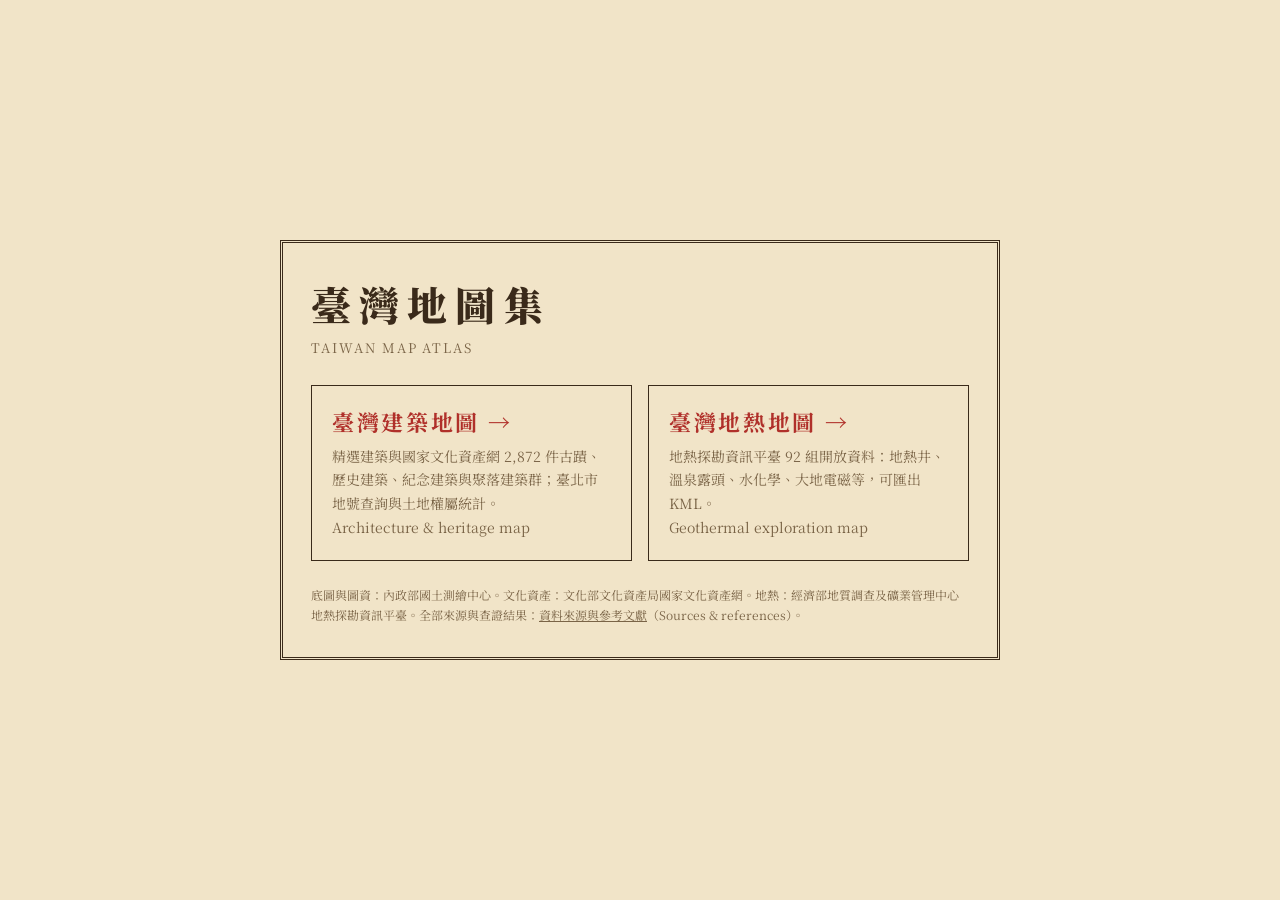
<file: index.html>
<!doctype html>
<html lang="zh-Hant">
<head>
<meta charset="utf-8">
<meta name="viewport" content="width=device-width, initial-scale=1">
<title>臺灣地圖集</title>
<meta name="description" content="臺灣建築地圖與臺灣地熱地圖：古蹟、歷史建築、地號查詢與地熱探勘開放資料。">
<link rel="preconnect" href="https://fonts.googleapis.com">
<link rel="preconnect" href="https://fonts.gstatic.com" crossorigin>
<link rel="stylesheet" href="https://fonts.googleapis.com/css2?family=Noto+Serif+TC:wght@400;600;900&display=swap">
<style>
  :root{--paper:#f1e4c8;--ink:#3a2a1a;--muted:#7a6447;--red:#b0302a;--line:#3a2a1a}
  @media (prefers-color-scheme: dark){:root{--paper:#1f1a14;--ink:#eadcc0;--muted:#b09a7a;--red:#e0705f;--line:#eadcc0}}
  *{box-sizing:border-box}
  body{margin:0;min-height:100vh;background:var(--paper);color:var(--ink);font-family:"Noto Serif TC",serif;
       display:flex;align-items:center;justify-content:center;padding:24px 16px}
  main{max-width:720px;width:100%;border:3px double var(--line);padding:32px 28px}
  h1{font-size:clamp(28px,6vw,40px);font-weight:900;letter-spacing:.2em;margin:0}
  .sub{color:var(--muted);letter-spacing:.15em;font-size:13px;margin:6px 0 28px}
  .cards{display:grid;grid-template-columns:repeat(auto-fit,minmax(240px,1fr));gap:16px}
  a.card{display:block;border:1px solid var(--line);padding:20px;color:inherit;text-decoration:none;transition:background .15s}
  a.card:hover{background:rgba(176,48,42,.08)}
  a.card h2{margin:0 0 8px;font-size:22px;letter-spacing:.12em;color:var(--red)}
  a.card p{margin:0;font-size:14px;line-height:1.7;color:var(--muted)}
  footer{margin-top:24px;font-size:12px;color:var(--muted);line-height:1.7}
</style>
</head>
<body>
<main>
  <h1>臺灣地圖集</h1>
  <div class="sub">TAIWAN MAP ATLAS</div>
  <div class="cards">
    <a class="card" href="taiwan-architecture.html">
      <h2>臺灣建築地圖 →</h2>
      <p>精選建築與國家文化資產網 2,872 件古蹟、歷史建築、紀念建築與聚落建築群；臺北市地號查詢與土地權屬統計。<br>Architecture &amp; heritage map</p>
    </a>
    <a class="card" href="taiwan-geothermal.html">
      <h2>臺灣地熱地圖 →</h2>
      <p>地熱探勘資訊平臺 92 組開放資料：地熱井、溫泉露頭、水化學、大地電磁等，可匯出 KML。<br>Geothermal exploration map</p>
    </a>
  </div>
  <footer>底圖與圖資：內政部國土測繪中心。文化資產：文化部文化資產局國家文化資產網。地熱：經濟部地質調查及礦業管理中心地熱探勘資訊平臺。全部來源與查證結果：<a href="sources.html" style="color:inherit">資料來源與參考文獻</a>（Sources &amp; references）。</footer>
</main>
</body>
</html>
</file>
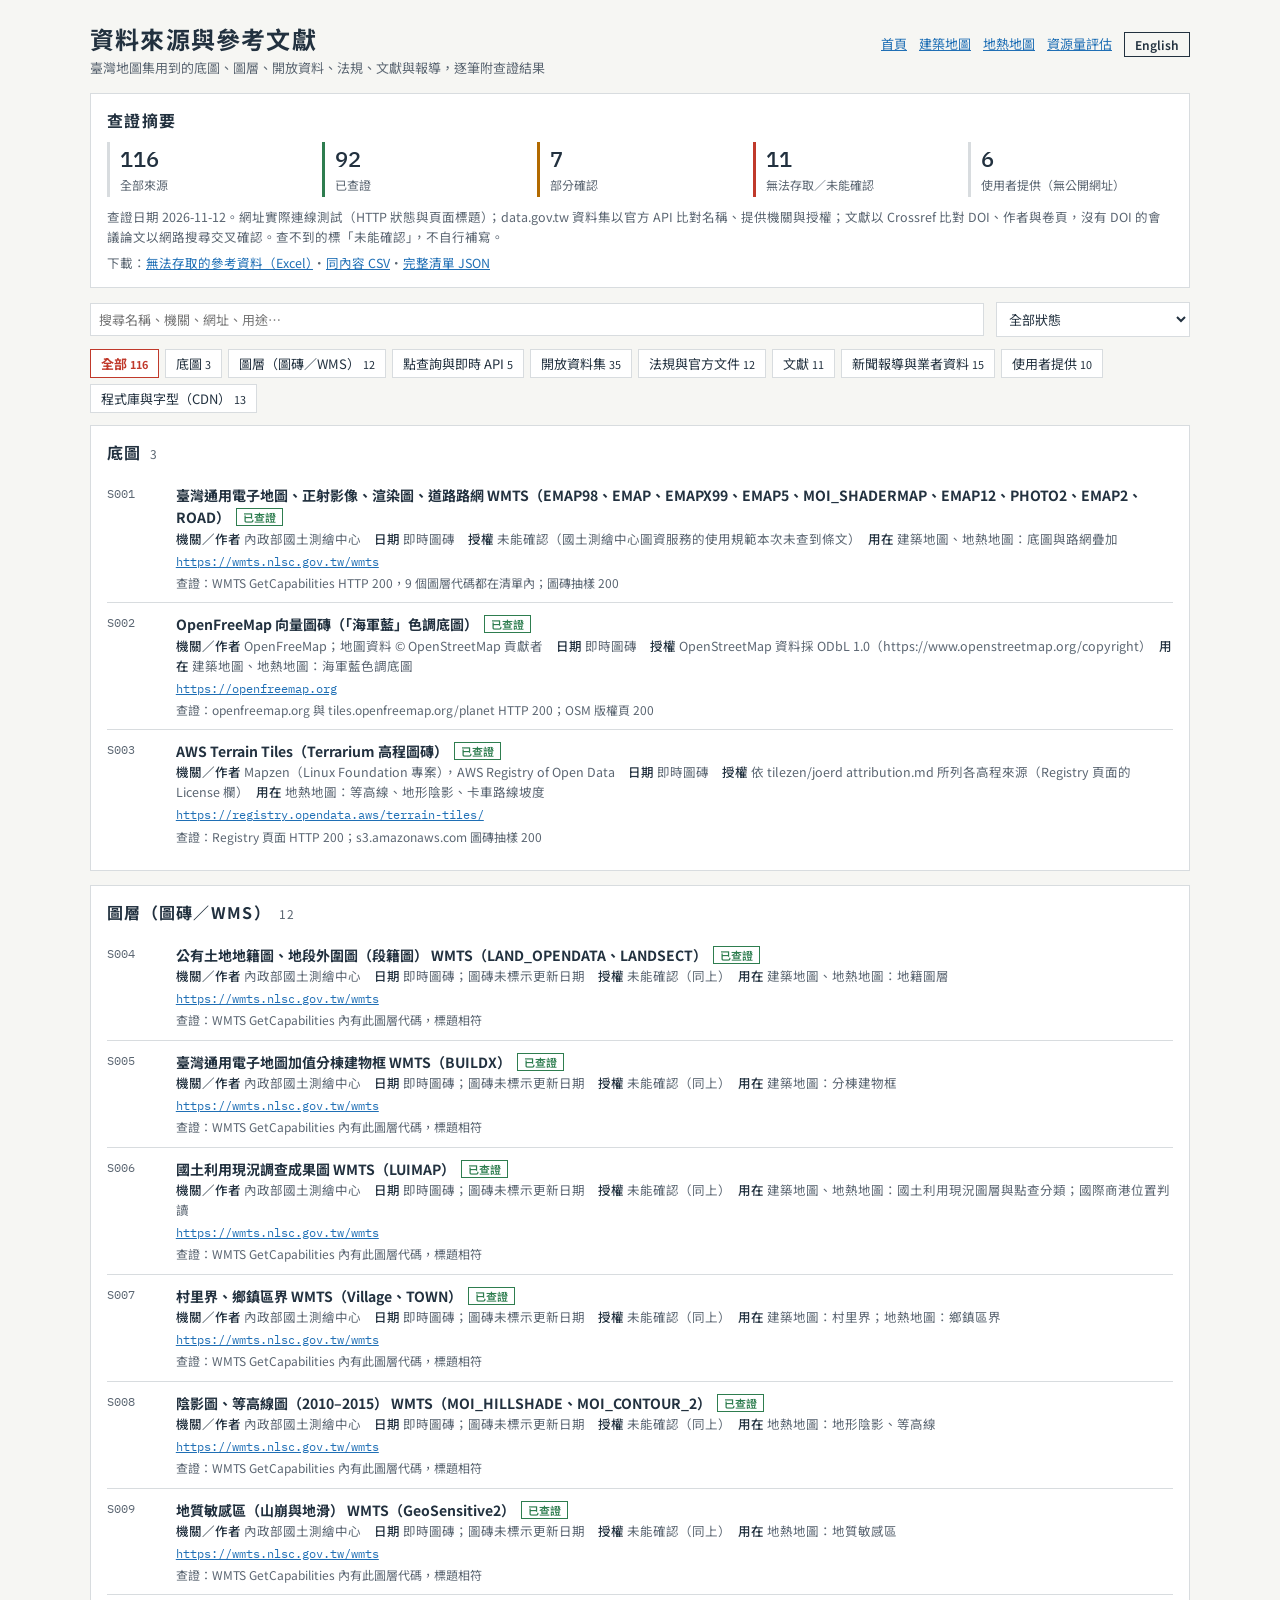
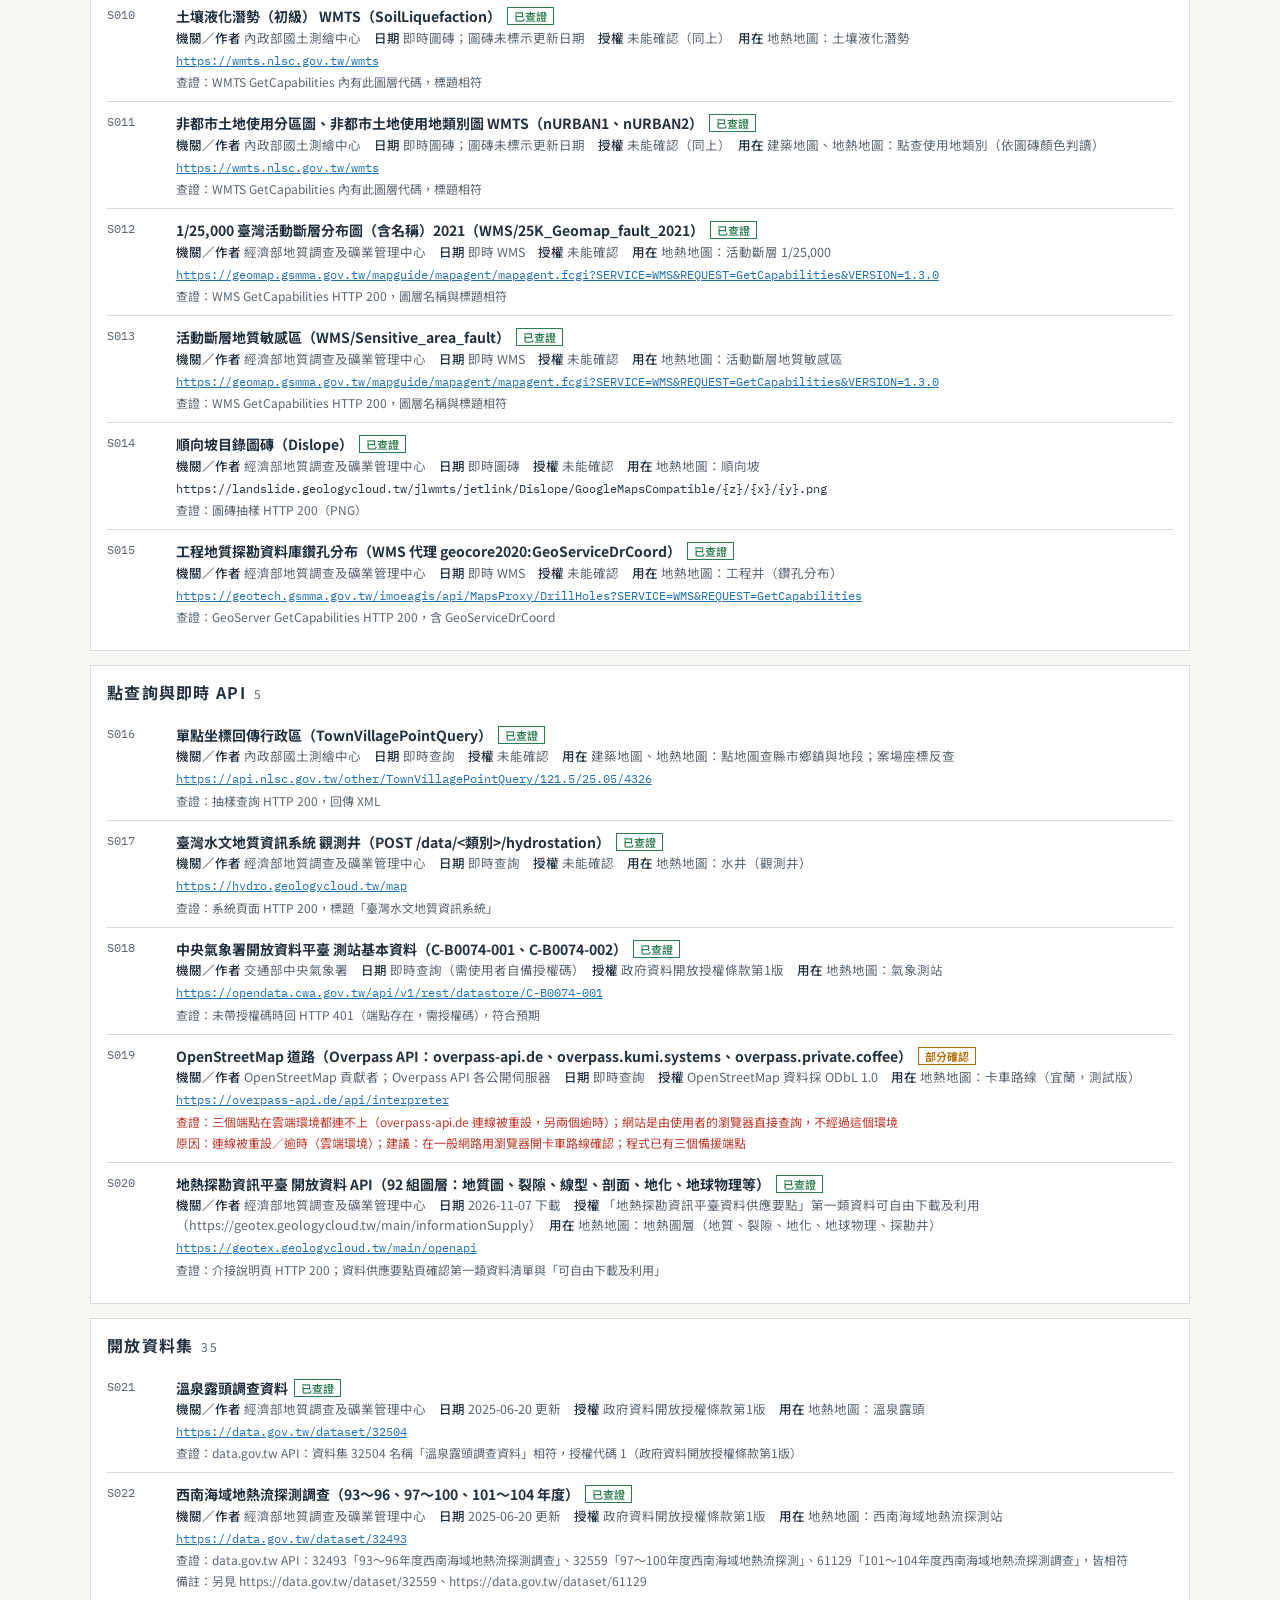
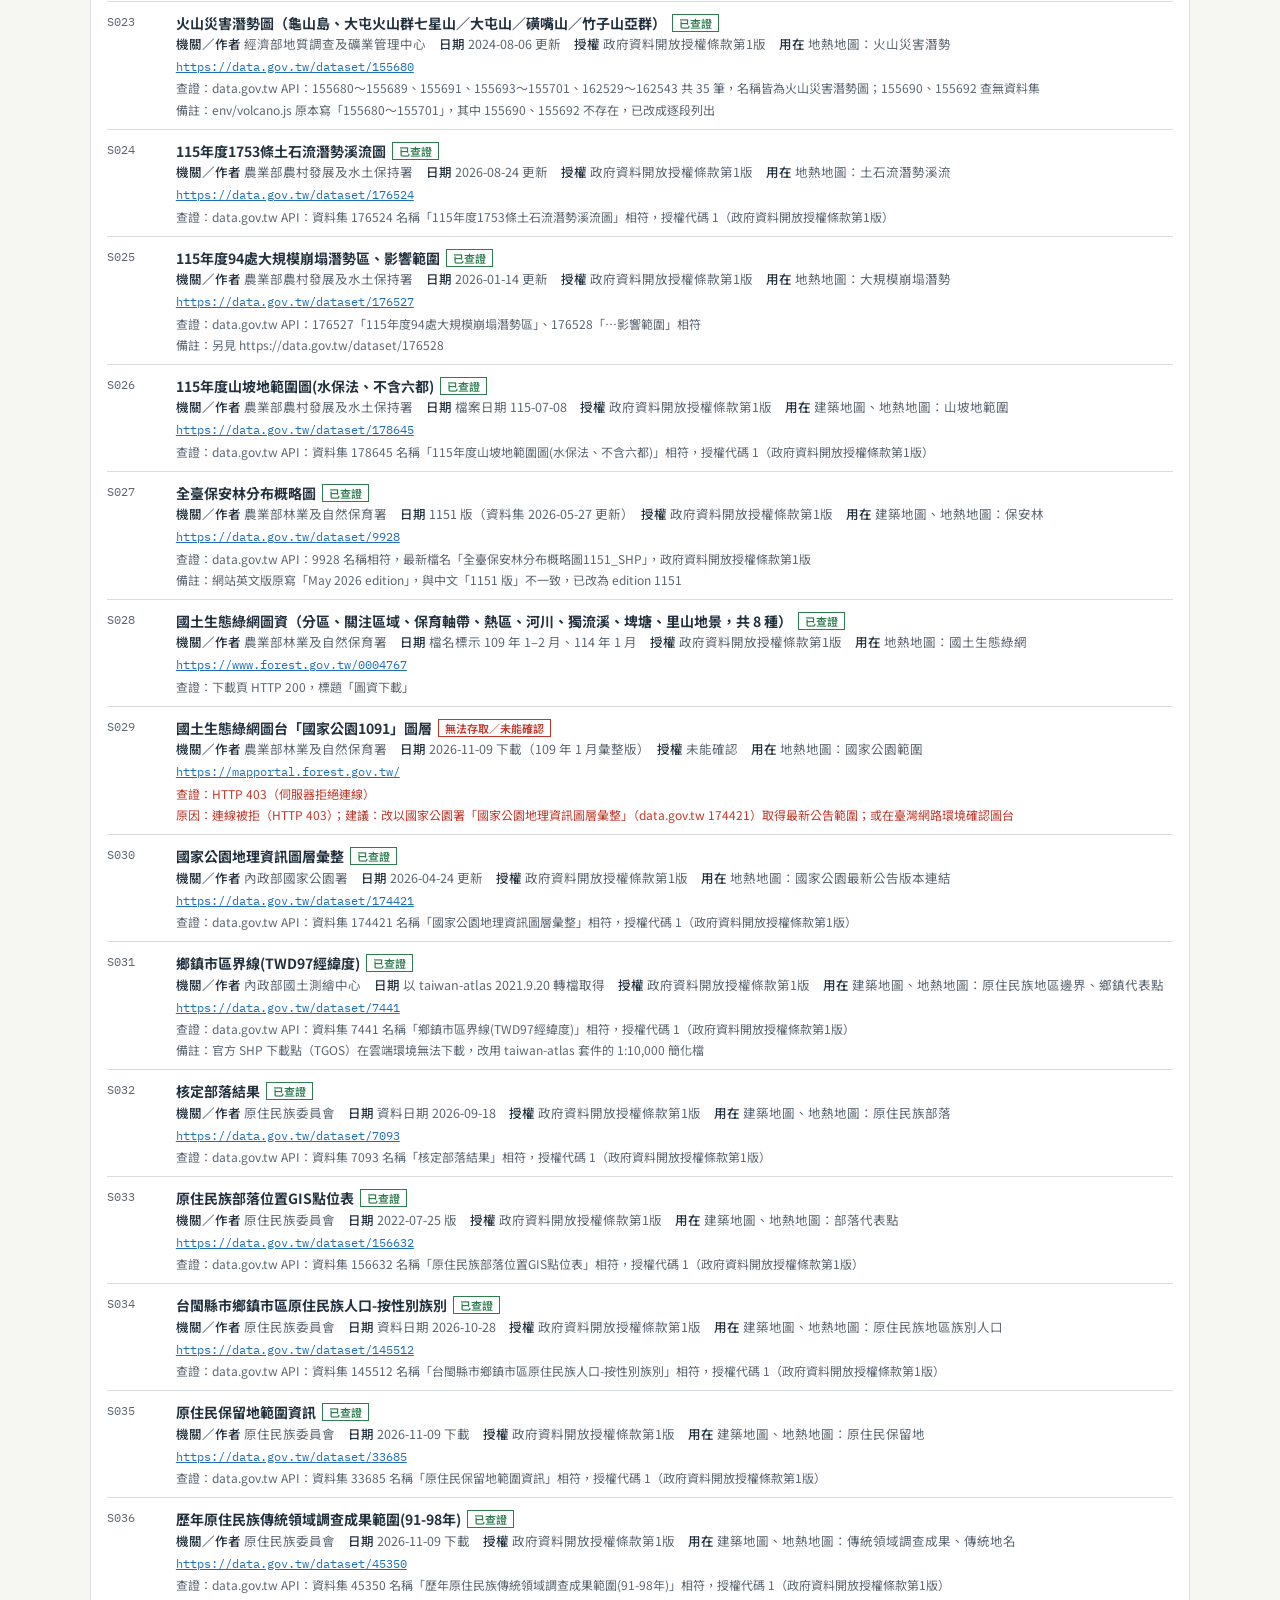
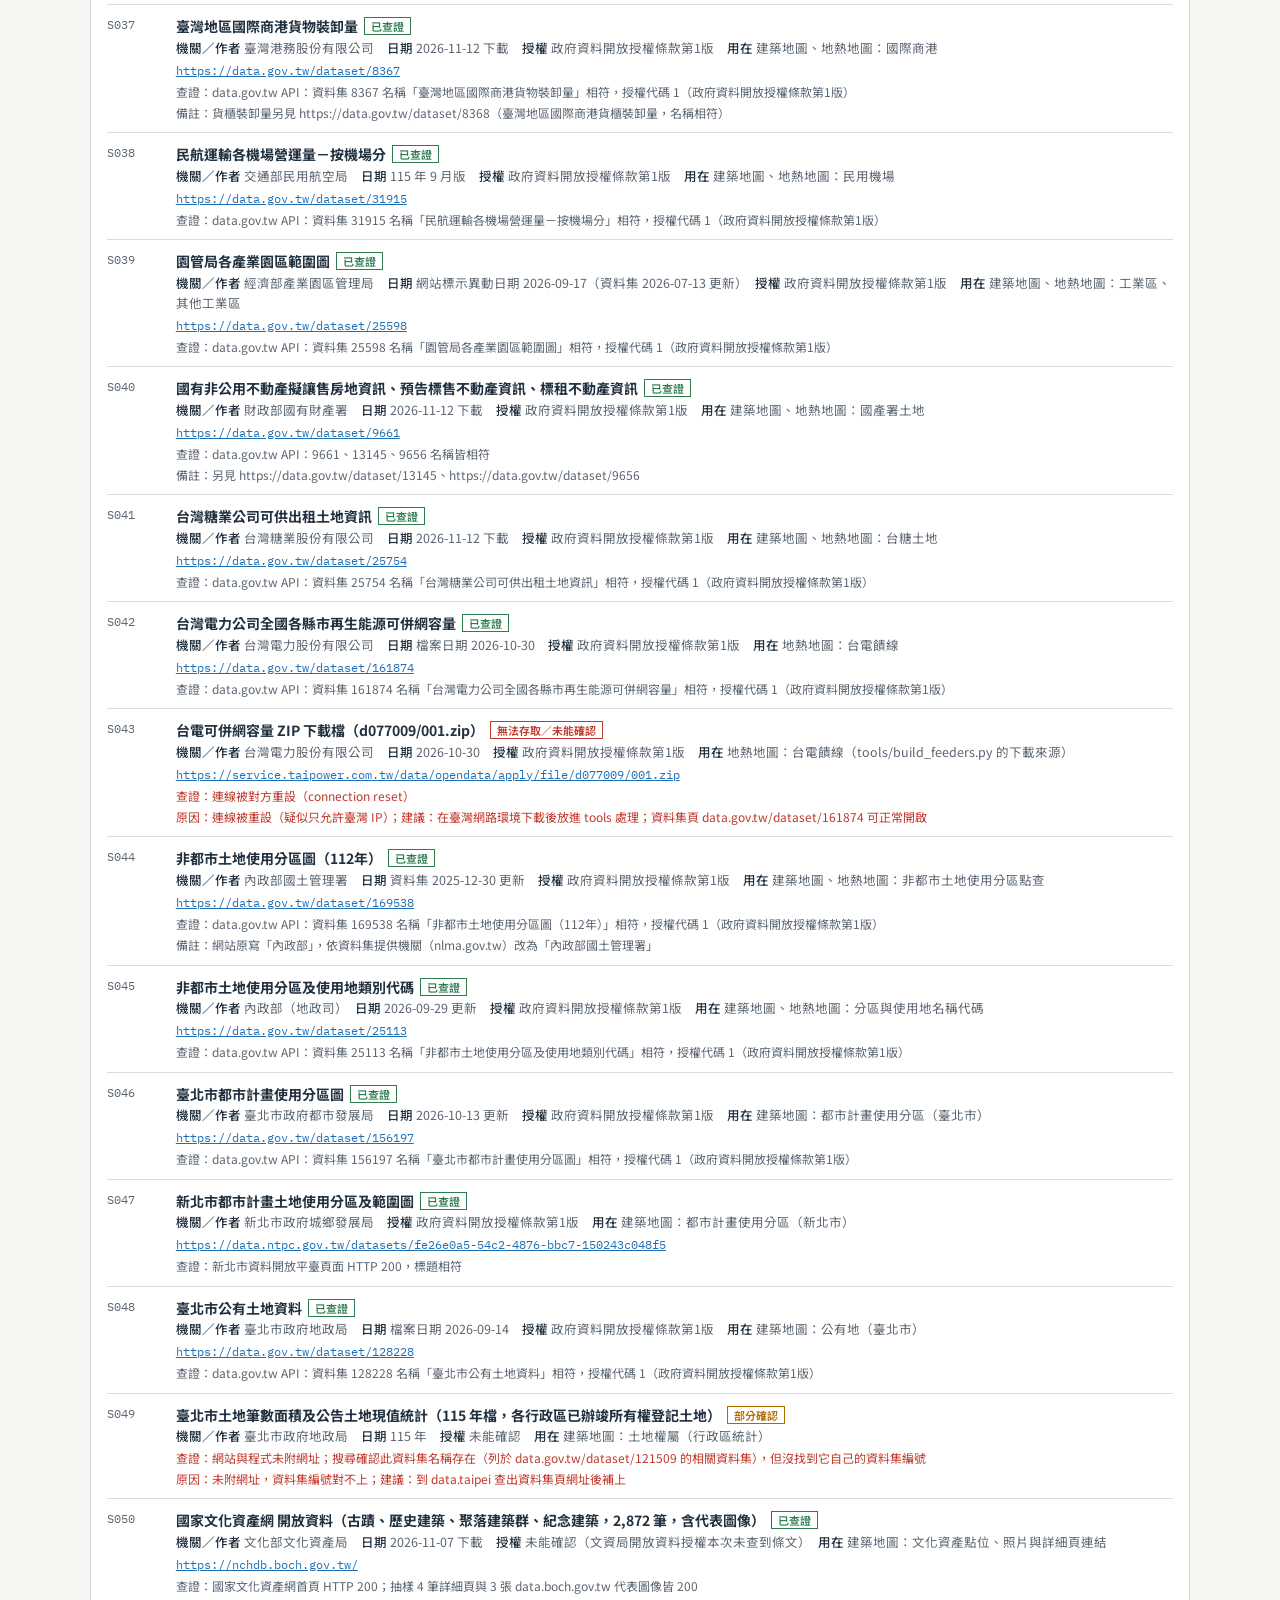
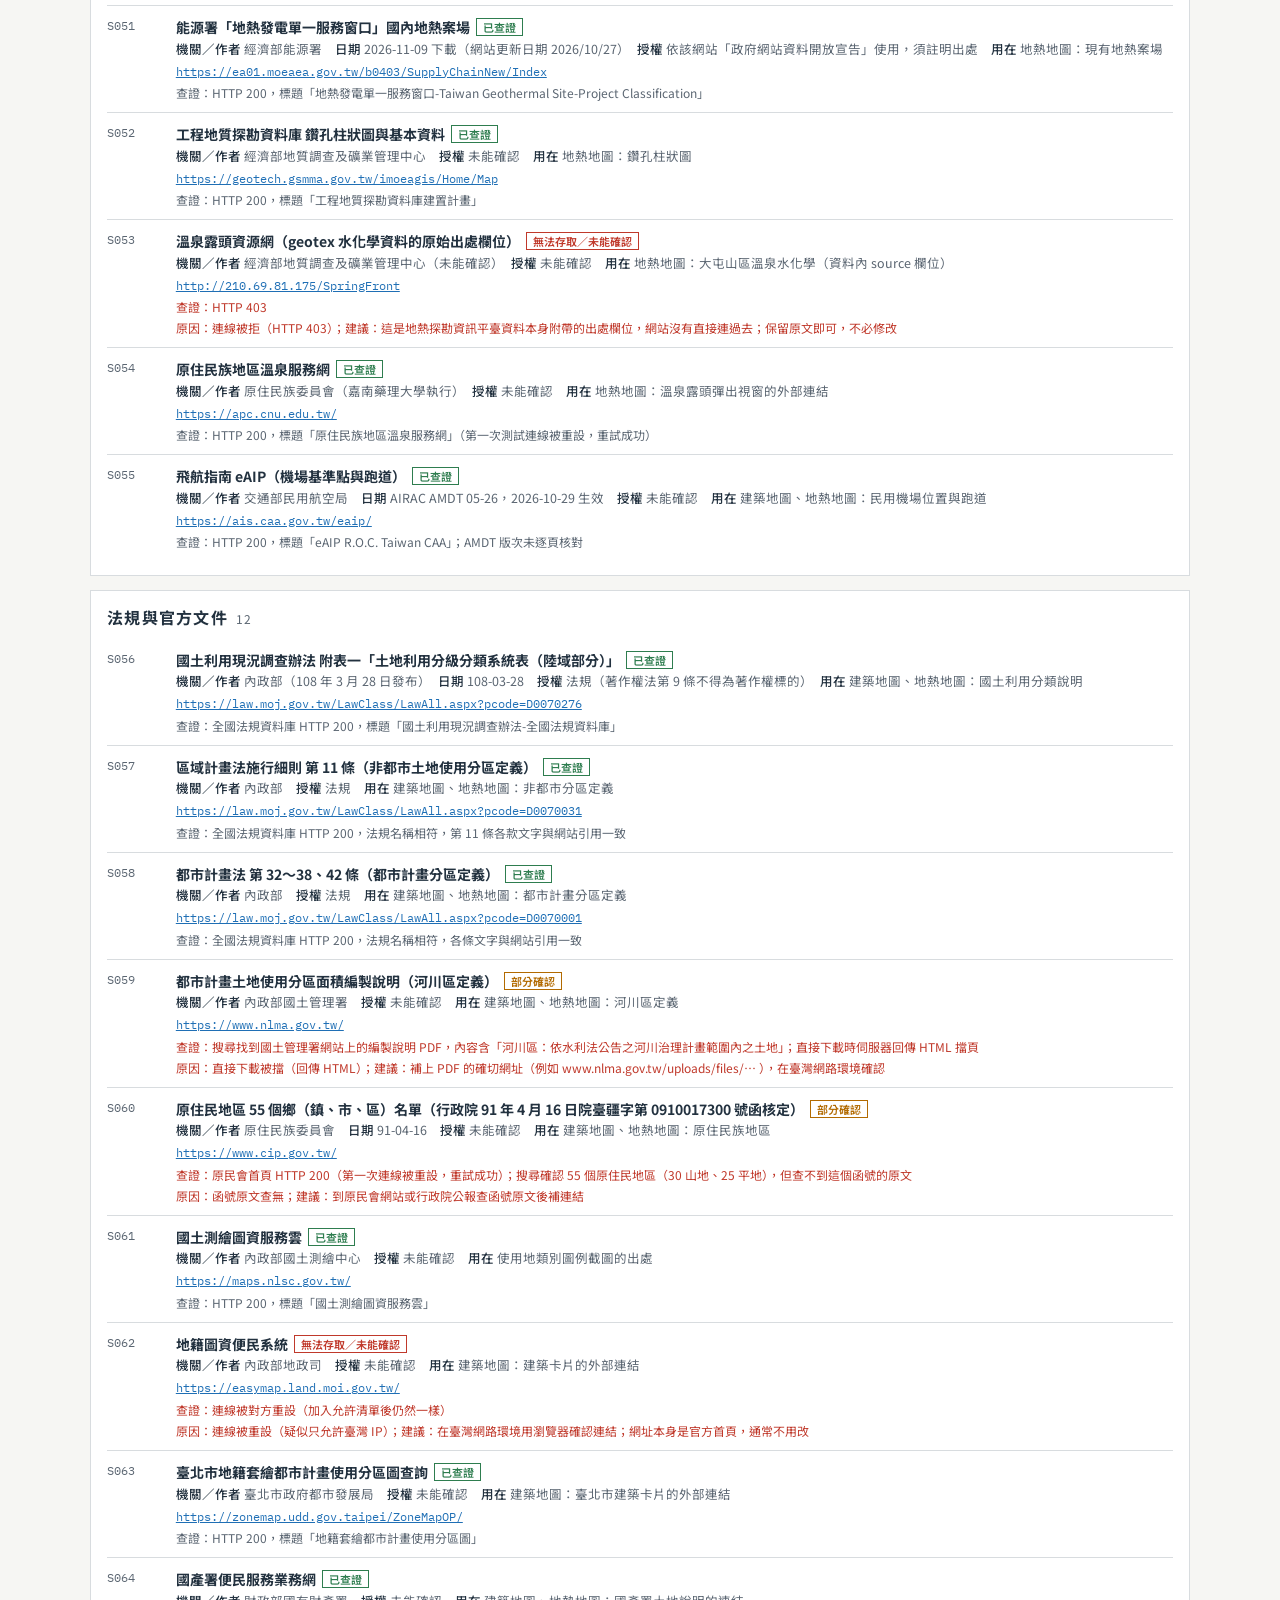
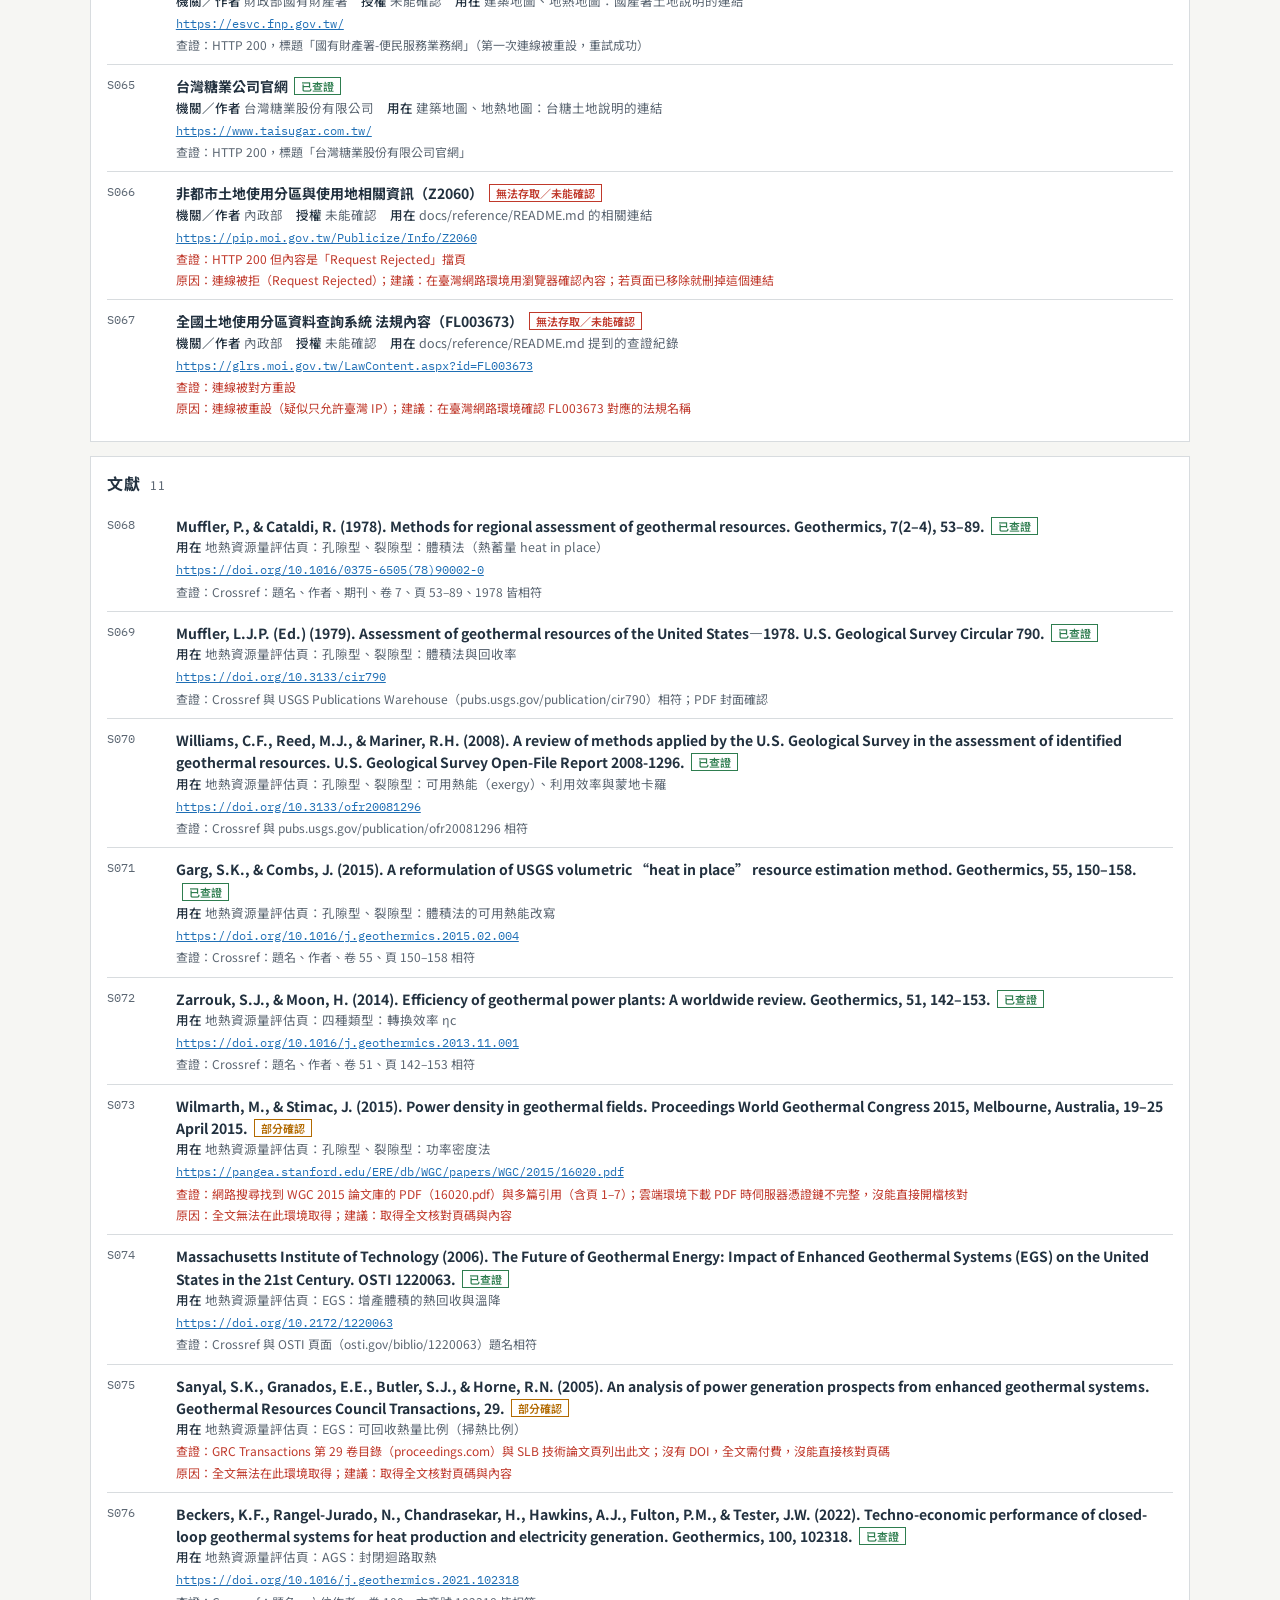
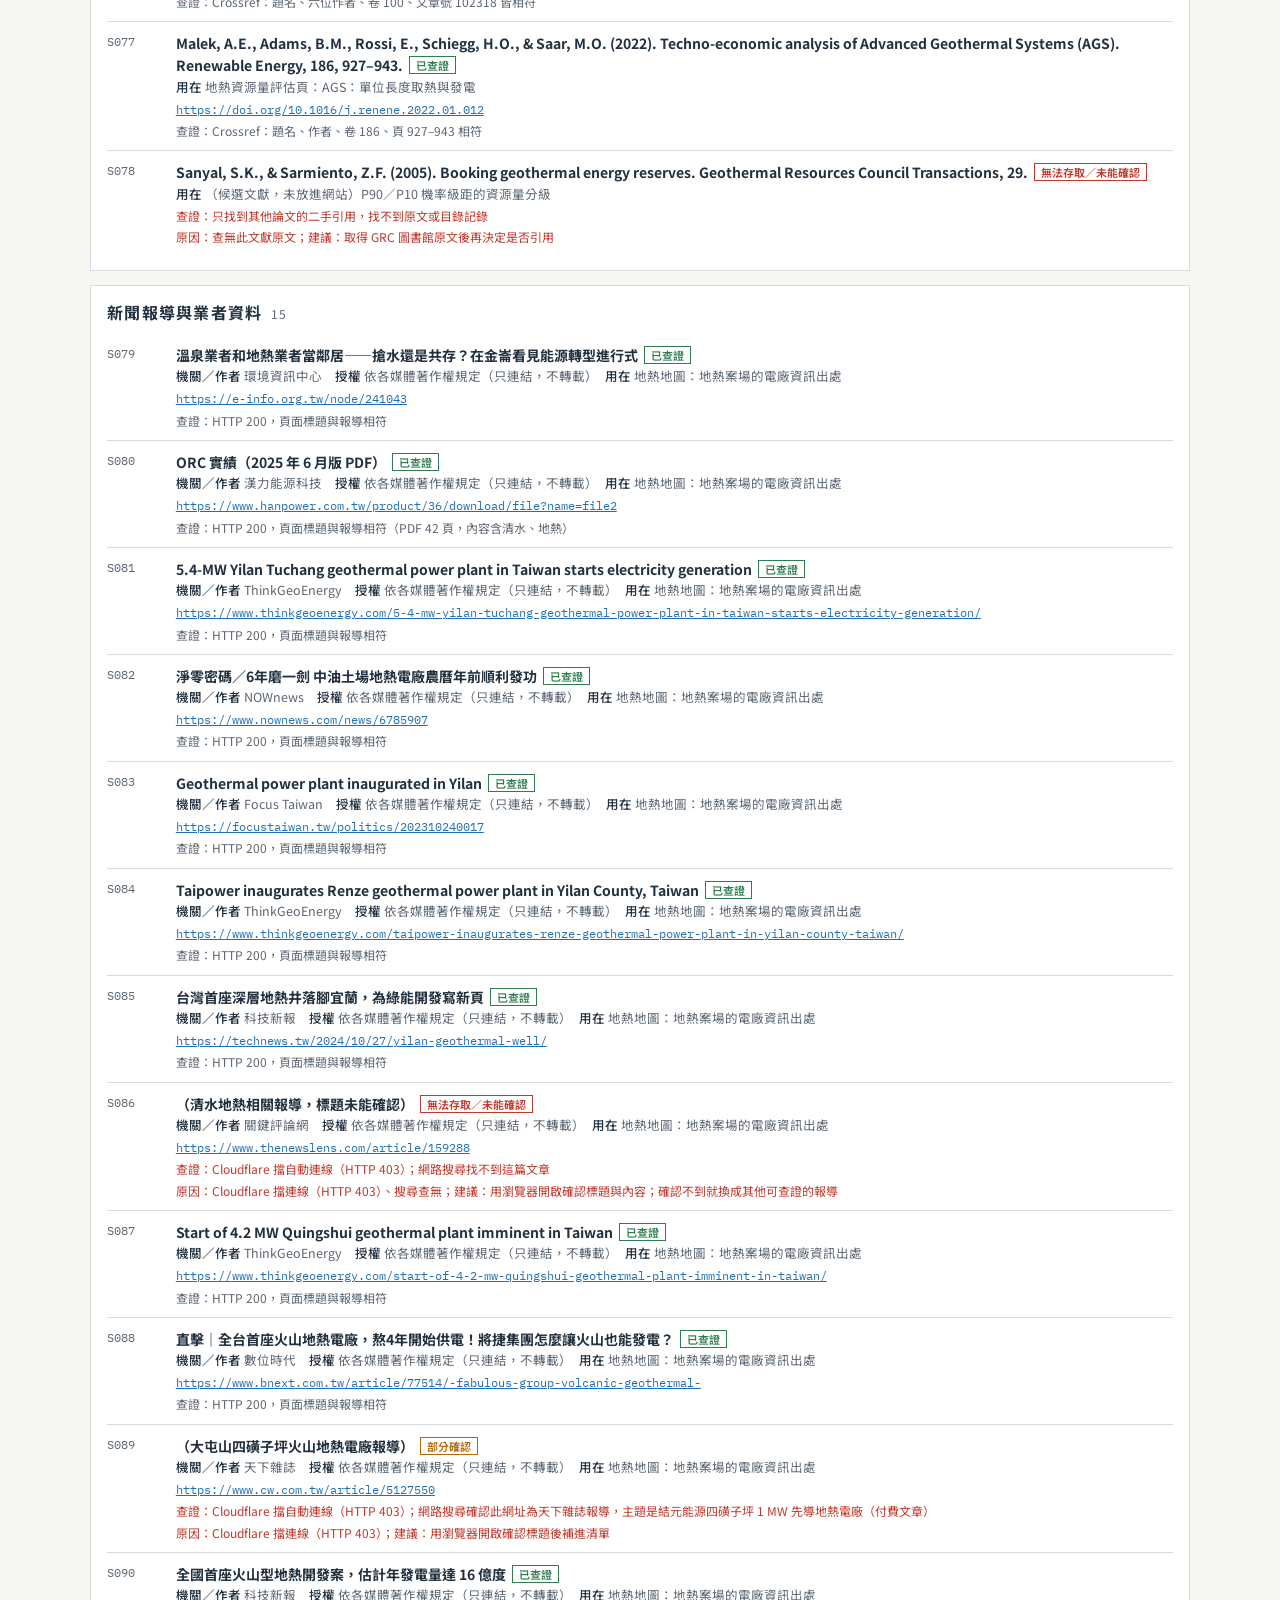
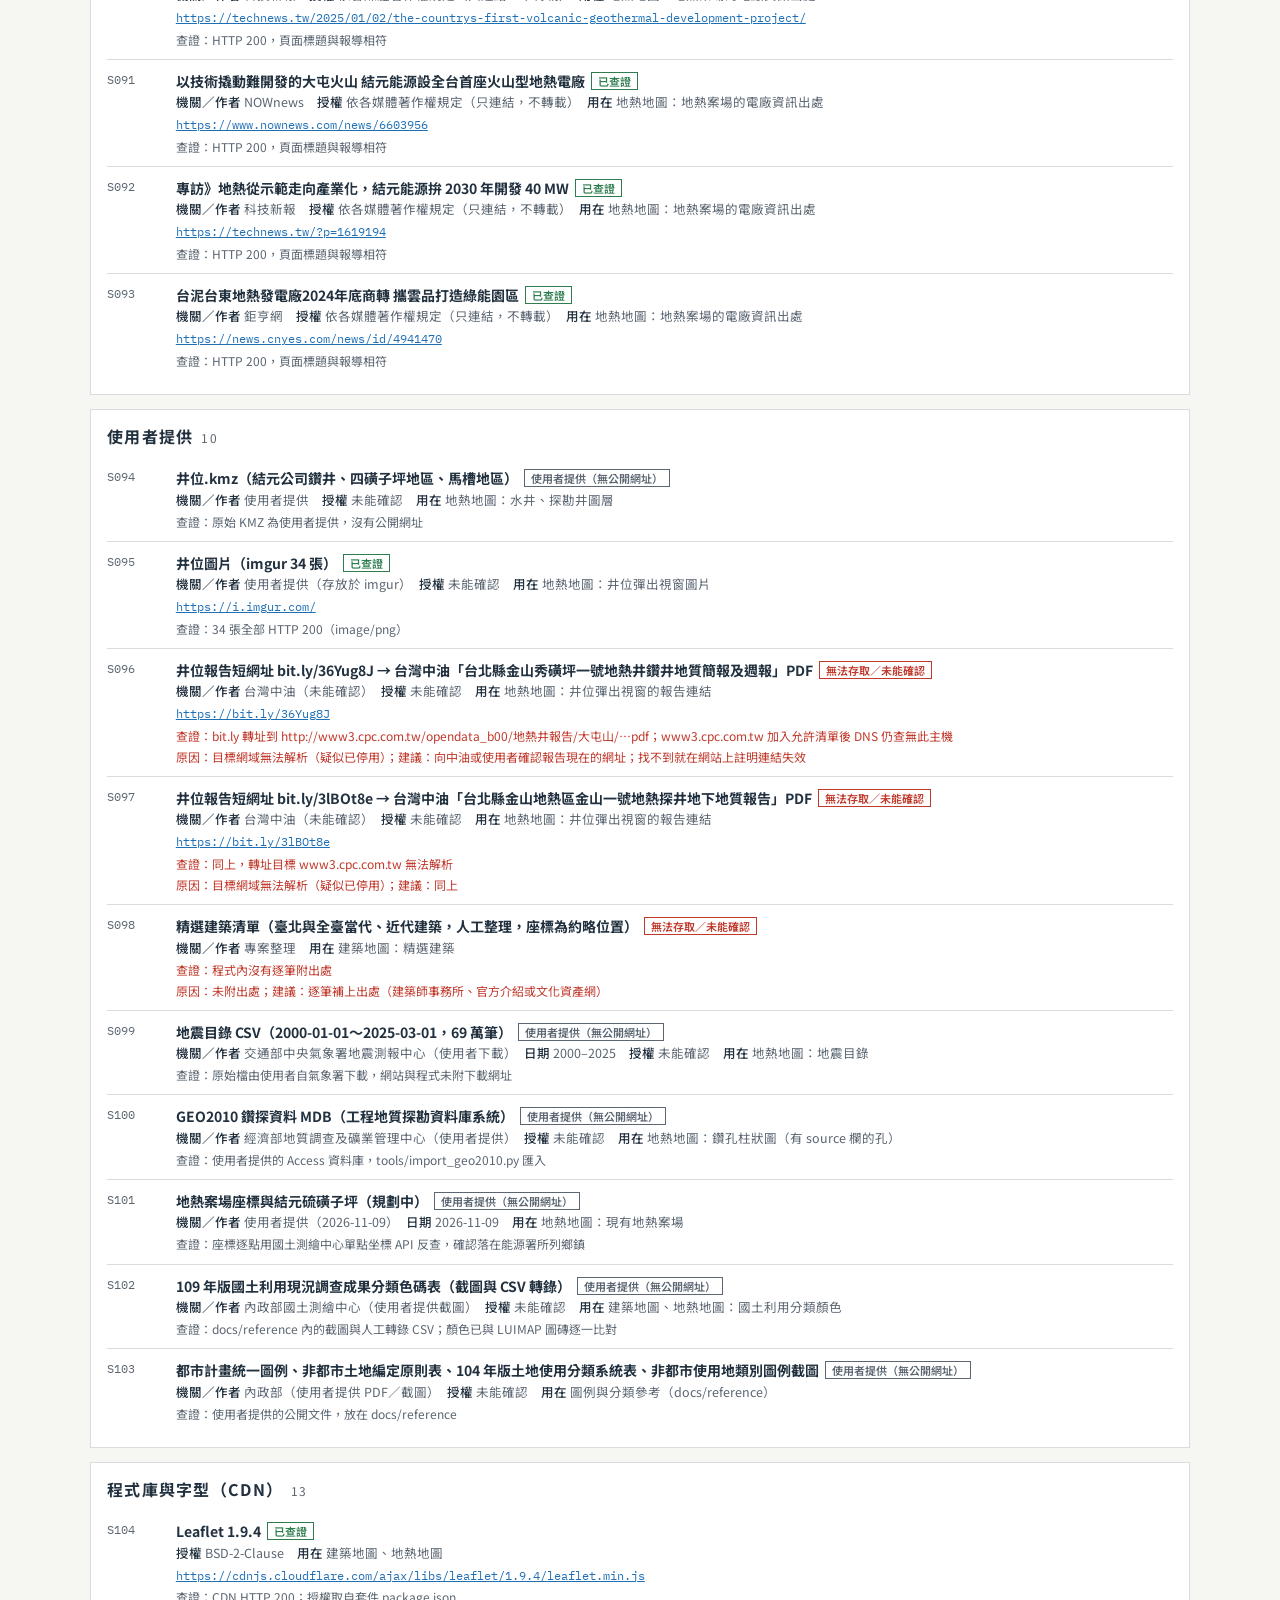
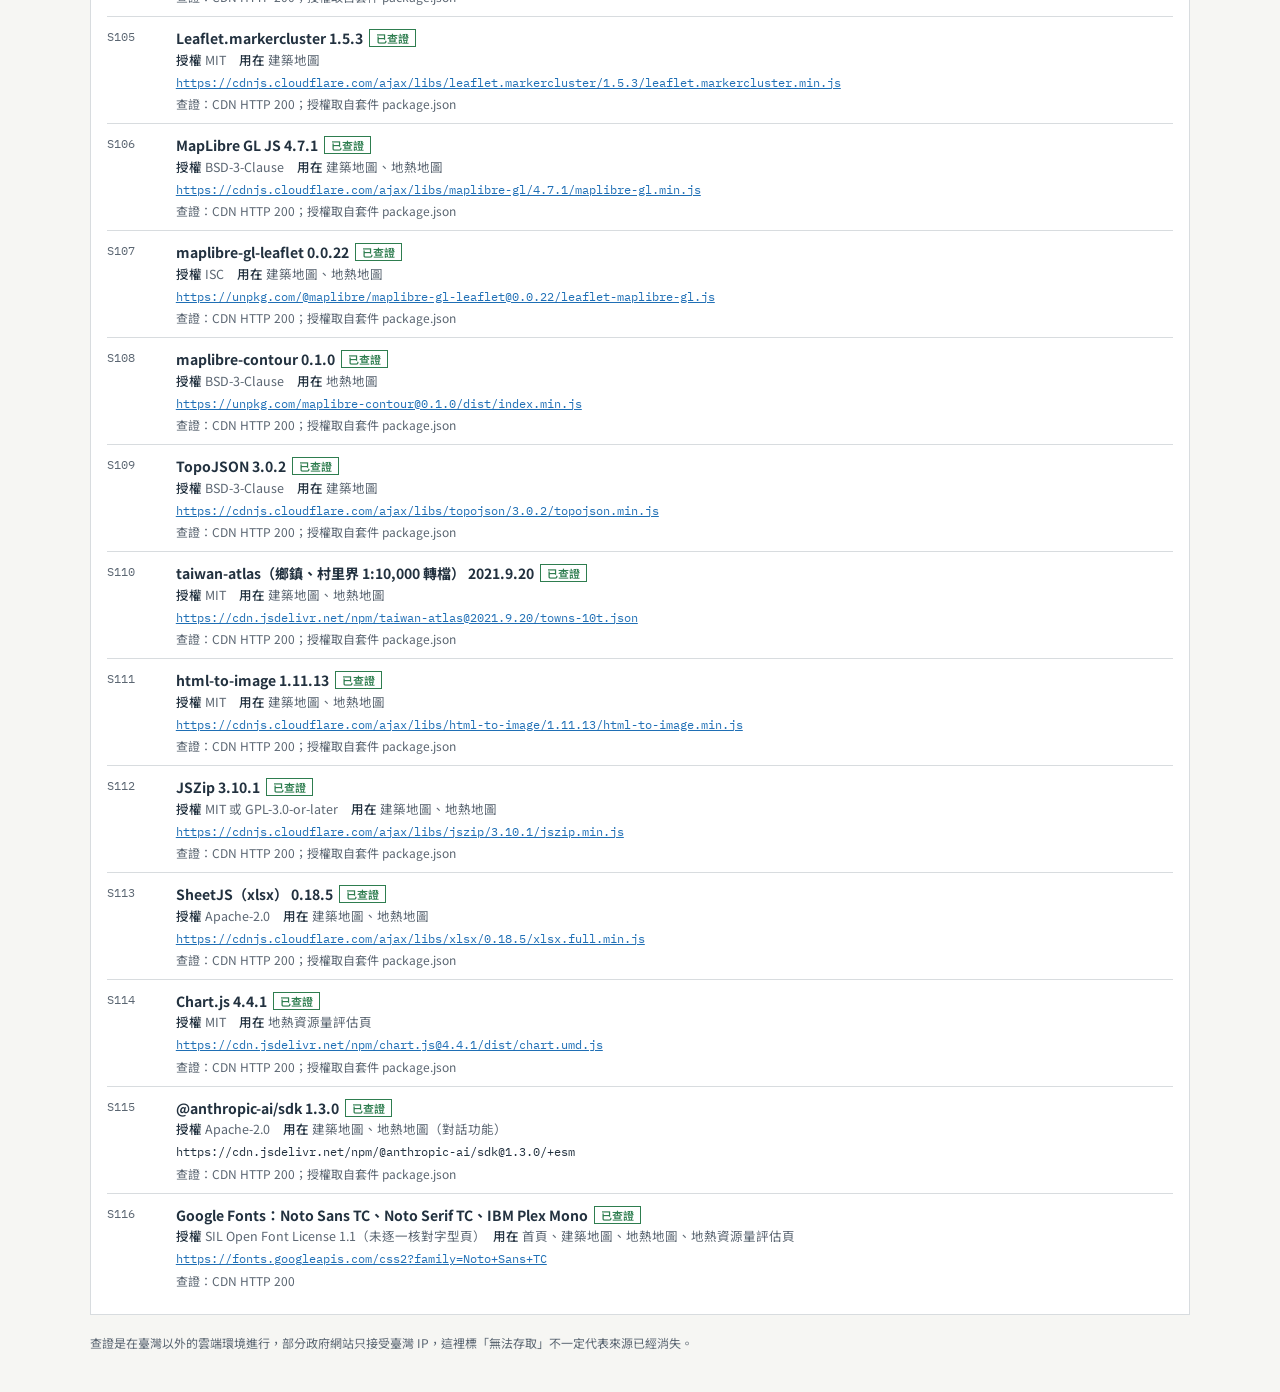
<file: sources.html>
<!doctype html>
<html lang="zh-Hant">
<head>
<meta charset="utf-8">
<meta name="viewport" content="width=device-width, initial-scale=1, viewport-fit=cover">
<title>資料來源與參考文獻</title>
<meta name="description" content="臺灣建築地圖、臺灣地熱地圖與地熱資源量評估所用的底圖、圖層、開放資料、法規、文獻與報導，附逐筆查證結果。">
<link rel="preconnect" href="https://fonts.googleapis.com">
<link rel="preconnect" href="https://fonts.gstatic.com" crossorigin>
<link rel="stylesheet" href="https://fonts.googleapis.com/css2?family=Noto+Sans+TC:wght@400;500;700&family=IBM+Plex+Mono:wght@400;500&display=swap">
<style>
/* 風格比照 geo-resource.html：白底卡片、深墨色、朱紅強調 */
:root{
  --bg:#f6f6f3; --card:#ffffff; --ink:#22313f; --muted:#5b6672; --rule:#d8dcdf; --accent:#c0392b; --a2:#1f6fb5; --ok:#2e7d4f; --warn:#b26a00;
  --sans:"Noto Sans TC","PingFang TC","Microsoft JhengHei",sans-serif; --mono:"IBM Plex Mono",ui-monospace,Consolas,monospace;
}
@media (prefers-color-scheme: dark){ :root:not([data-theme="light"]){ --bg:#15191e; --card:#1d232a; --ink:#e6e9ec; --muted:#9aa5b1; --rule:#36404a; --accent:#f07a6a; --a2:#7fb2e5; --ok:#7cc49a; --warn:#e0b060; color-scheme:dark } }
:root[data-theme="dark"]{ --bg:#15191e; --card:#1d232a; --ink:#e6e9ec; --muted:#9aa5b1; --rule:#36404a; --accent:#f07a6a; --a2:#7fb2e5; --ok:#7cc49a; --warn:#e0b060; color-scheme:dark }
*{box-sizing:border-box}
body{margin:0;background:var(--bg);color:var(--ink);font:14px/1.6 var(--sans);padding:20px max(16px,env(safe-area-inset-right,0px)) 40px max(16px,env(safe-area-inset-left,0px))}
header,main,footer,.bar{max-width:1100px;margin-left:auto;margin-right:auto}
header{margin-bottom:14px;display:flex;flex-wrap:wrap;gap:8px 16px;align-items:baseline;justify-content:space-between}
h1{font-size:24px;margin:0;letter-spacing:.05em;text-wrap:balance}
.sub{color:var(--muted);font-size:13px}
a{color:var(--a2)}
.top{display:flex;flex-wrap:wrap;gap:4px 12px;align-items:center;font-size:13px}
.langbtn{border:1px solid var(--ink);background:transparent;color:var(--ink);padding:3px 10px;cursor:pointer;font:600 12px var(--sans)}
.langbtn:focus-visible,.chips button:focus-visible,input:focus-visible,select:focus-visible{outline:2px solid var(--a2);outline-offset:1px}
section.card{background:var(--card);border:1px solid var(--rule);padding:14px 16px;margin-bottom:14px;min-width:0}
.stats{display:grid;grid-template-columns:repeat(auto-fit,minmax(130px,1fr));gap:10px;margin:4px 0 10px}
.stat{border-left:3px solid var(--rule);padding:2px 10px}
.stat b{display:block;font:500 22px var(--mono)}
.stat span{font-size:12px;color:var(--muted)}
.stat.ok{border-color:var(--ok)} .stat.partial{border-color:var(--warn)} .stat.fail{border-color:var(--accent)}
.note{font-size:12.5px;color:var(--muted);margin:6px 0 0}
.bar{display:flex;flex-wrap:wrap;gap:8px 12px;align-items:center;margin-bottom:12px}
.bar input,.bar select{font:13px var(--sans);color:var(--ink);background:var(--card);border:1px solid var(--rule);padding:6px 8px}
.bar input{flex:1 1 220px;min-width:0}
.chips{display:flex;flex-wrap:wrap;gap:6px;max-width:1100px;margin:0 auto 12px}
.chips button{border:1px solid var(--rule);background:var(--card);color:var(--ink);padding:4px 10px;cursor:pointer;font:13px var(--sans)}
.chips button[aria-pressed="true"]{border-color:var(--accent);color:var(--accent);font-weight:700}
h2{font-size:16px;margin:0 0 8px;letter-spacing:.08em;display:flex;gap:8px;align-items:baseline}
h2 small{font-weight:400;color:var(--muted);font-size:12px}
.item{border-top:1px solid var(--rule);padding:10px 0;display:grid;grid-template-columns:4.2em minmax(0,1fr);gap:2px 10px}
.item:first-of-type{border-top:0}
.id{font:12px var(--mono);color:var(--muted);padding-top:2px}
.nm{font-weight:700;overflow-wrap:anywhere}
.meta{font-size:12.5px;color:var(--muted);overflow-wrap:anywhere}
.meta b{font-weight:500;color:var(--ink)}
.url{font:12px var(--mono);overflow-wrap:anywhere}
.badge{display:inline-block;font:600 11px var(--sans);padding:0 6px;border:1px solid currentColor;margin-left:6px;vertical-align:1px;white-space:nowrap}
.badge.ok{color:var(--ok)} .badge.partial{color:var(--warn)} .badge.fail{color:var(--accent)} .badge.user{color:var(--muted)}
.chk{font-size:12px;color:var(--muted);margin-top:2px}
.chk.bad{color:var(--accent)}
.empty{color:var(--muted);padding:20px 0;text-align:center}
footer{font-size:12px;color:var(--muted);margin-top:18px}
@media (max-width:560px){ .item{grid-template-columns:minmax(0,1fr)} .id{padding:0} h1{font-size:21px} }
</style>
</head>
<body>
<header>
  <div>
    <h1 data-en="Sources and References">資料來源與參考文獻</h1>
    <div class="sub" data-en="Basemaps, layers, open data, regulations, literature and news used by the Taiwan Map Atlas, each with a verification result">臺灣地圖集用到的底圖、圖層、開放資料、法規、文獻與報導，逐筆附查證結果</div>
  </div>
  <div class="top">
    <a href="index.html" data-en="Home">首頁</a>
    <a href="taiwan-architecture.html" data-en="Architecture map">建築地圖</a>
    <a href="taiwan-geothermal.html" data-en="Geothermal map">地熱地圖</a>
    <a href="geo-resource.html" data-en="Resource assessment">資源量評估</a>
    <button type="button" class="langbtn" id="langbtn">English</button>
  </div>
</header>
<main>
  <section class="card" aria-labelledby="sumh">
    <h2 id="sumh" data-en="Verification summary">查證摘要</h2>
    <div class="stats" id="stats"></div>
    <p class="note" id="method"></p>
    <p class="note" id="files"></p>
  </section>
  <div class="bar">
    <input id="q" type="search" placeholder="搜尋名稱、機關、網址、用途…" data-en-ph="Search name, agency, URL, use…" aria-label="搜尋">
    <select id="st" aria-label="查證狀態"></select>
  </div>
  <nav class="chips" id="cats" aria-label="類別"></nav>
  <div id="list"></div>
</main>
<footer data-en="Verification was done from a cloud environment outside Taiwan; some government sites only accept Taiwanese IP addresses, so “not accessible” here does not always mean the source is gone.">查證是在臺灣以外的雲端環境進行，部分政府網站只接受臺灣 IP，這裡標「無法存取」不一定代表來源已經消失。</footer>
<script src="sources-data.js"></script>
<script>
const EN=(()=>{try{return localStorage.getItem("lang")==="en"}catch(e){return false}})();
const L2=(z,e)=>EN?e:z;
if(EN){ document.documentElement.lang="en"; document.title="Sources and References";
  document.querySelectorAll("[data-en]").forEach(el=>el.textContent=el.dataset.en);
  document.querySelectorAll("[data-en-ph]").forEach(el=>el.placeholder=el.dataset.enPh); }
const lb=document.getElementById("langbtn"); lb.textContent=EN?"中文":"English";
lb.onclick=()=>{try{localStorage.setItem("lang",EN?"zh":"en")}catch(e){} location.reload();};

const D=window.SOURCES, M=D.meta, ALL=D.sources;
const esc=s=>String(s??"").replace(/[&<>"]/g,c=>({"&":"&amp;","<":"&lt;",">":"&gt;",'"':"&quot;"}[c]));
const GH="https://github.com/johnnysong03/Taiwan-map/blob/main-uddpjm/";
document.getElementById("stats").innerHTML=[["",M.total,L2("全部來源","All sources")],...["ok","partial","fail","user"].map(k=>[k,M.count[k],L2(M.status[k].zh,M.status[k].en)])]
  .map(([k,n,t])=>`<div class="stat ${k}"><b>${n}</b><span>${t}</span></div>`).join("");
document.getElementById("method").textContent=L2(
  `查證日期 ${M.checked}。網址實際連線測試（HTTP 狀態與頁面標題）；data.gov.tw 資料集以官方 API 比對名稱、提供機關與授權；文獻以 Crossref 比對 DOI、作者與卷頁，沒有 DOI 的會議論文以網路搜尋交叉確認。查不到的標「未能確認」，不自行補寫。`,
  `Checked on ${M.checked}. URLs were requested directly (HTTP status and page title); data.gov.tw datasets were matched by name, publisher and licence through the official API; literature was matched by DOI, authors and pages via Crossref, and conference papers without a DOI were cross-checked by web search. Anything not found is marked “unconfirmed” rather than filled in.`);
document.getElementById("files").innerHTML=L2(
  `下載：<a href="${GH}docs/reference/無法存取的參考資料.xlsx">無法存取的參考資料（Excel）</a>・<a href="${GH}docs/reference/無法存取的參考資料.csv">同內容 CSV</a>・<a href="docs/sources.json">完整清單 JSON</a>`,
  `Downloads: <a href="${GH}docs/reference/無法存取的參考資料.xlsx">inaccessible sources (Excel)</a> · <a href="${GH}docs/reference/無法存取的參考資料.csv">same as CSV</a> · <a href="docs/sources.json">full list (JSON)</a>`);

const stSel=document.getElementById("st");
stSel.innerHTML=`<option value="">${L2("全部狀態","All statuses")}</option>`+["ok","partial","fail","user"].map(k=>`<option value="${k}">${L2(M.status[k].zh,M.status[k].en)}</option>`).join("");
let cat=(location.hash.slice(1)&&M.cats.some(c=>c.k===location.hash.slice(1)))?location.hash.slice(1):"";
const cats=document.getElementById("cats");
function drawCats(){
  cats.innerHTML=[{k:"",zh:"全部",en:"All"},...M.cats].map(c=>`<button type="button" data-k="${c.k}" aria-pressed="${c.k===cat}">${EN?c.en:c.zh} <small>${c.k?ALL.filter(s=>s.cat===c.k).length:ALL.length}</small></button>`).join("");
  cats.querySelectorAll("button").forEach(b=>b.onclick=()=>{cat=b.dataset.k; history.replaceState(null,"",cat?"#"+cat:location.pathname); drawCats(); draw();});
}
const link=u=>!u?"":u.includes("{")||u.endsWith("/+esm")?`<span class="url">${esc(u)}</span>`:`<a class="url" href="${esc(u)}" target="_blank" rel="noopener">${esc(u)}</a>`;
function item(s){
  const st=M.status[s.status], bad=s.status==="partial"||s.status==="fail";
  const rows=[[L2("機關／作者","Agency / author"),EN?s.org_en:s.org],[L2("日期","Date"),s.date],[L2("授權","Licence"),s.license],[L2("用在","Used in"),EN?s.used_en:s.used]]
    .filter(r=>r[1]).map(([k,v])=>`<b>${k}</b> ${esc(v)}`).join("　");
  return `<div class="item" id="${s.id}"><div class="id">${s.id}</div><div>
    <div class="nm">${esc(EN?s.name_en:s.name)}<span class="badge ${s.status}">${EN?st.en:st.zh}</span></div>
    ${rows?`<div class="meta">${rows}</div>`:""}${link(s.url)}
    ${s.check?`<div class="chk${bad?" bad":""}">${L2("查證：","Check (in Chinese): ")}${esc(s.check)}</div>`:""}
    ${s.fail?`<div class="chk bad">${L2("原因：","Reason: ")}${esc(s.fail)}${s.suggest?L2("；建議：","; suggestion: ")+esc(s.suggest):""}</div>`:""}
    ${s.note?`<div class="chk">${L2("備註：","Note: ")}${esc(s.note)}</div>`:""}</div></div>`;
}
const q=document.getElementById("q");
function draw(){
  const t=q.value.trim().toLowerCase(), sv=stSel.value;
  const hit=ALL.filter(s=>(!cat||s.cat===cat)&&(!sv||s.status===sv)&&(!t||[s.name,s.name_en,s.org,s.org_en,s.url,s.used,s.used_en,s.check,s.id].join(" ").toLowerCase().includes(t)));
  const html=M.cats.map(c=>{const xs=hit.filter(s=>s.cat===c.k); if(!xs.length) return "";
    return `<section class="card" id="${c.k}"><h2>${EN?c.en:c.zh}<small>${xs.length}</small></h2>${xs.map(item).join("")}</section>`;}).join("");
  document.getElementById("list").innerHTML=html||`<div class="empty">${L2("沒有符合的來源。","No matching sources.")}</div>`;
}
q.oninput=draw; stSel.onchange=draw;
drawCats(); draw();
if(location.hash&&!cat){ const el=document.getElementById(location.hash.slice(1)); if(el) el.scrollIntoView(); }
</script>
</body>
</html>
</file>
